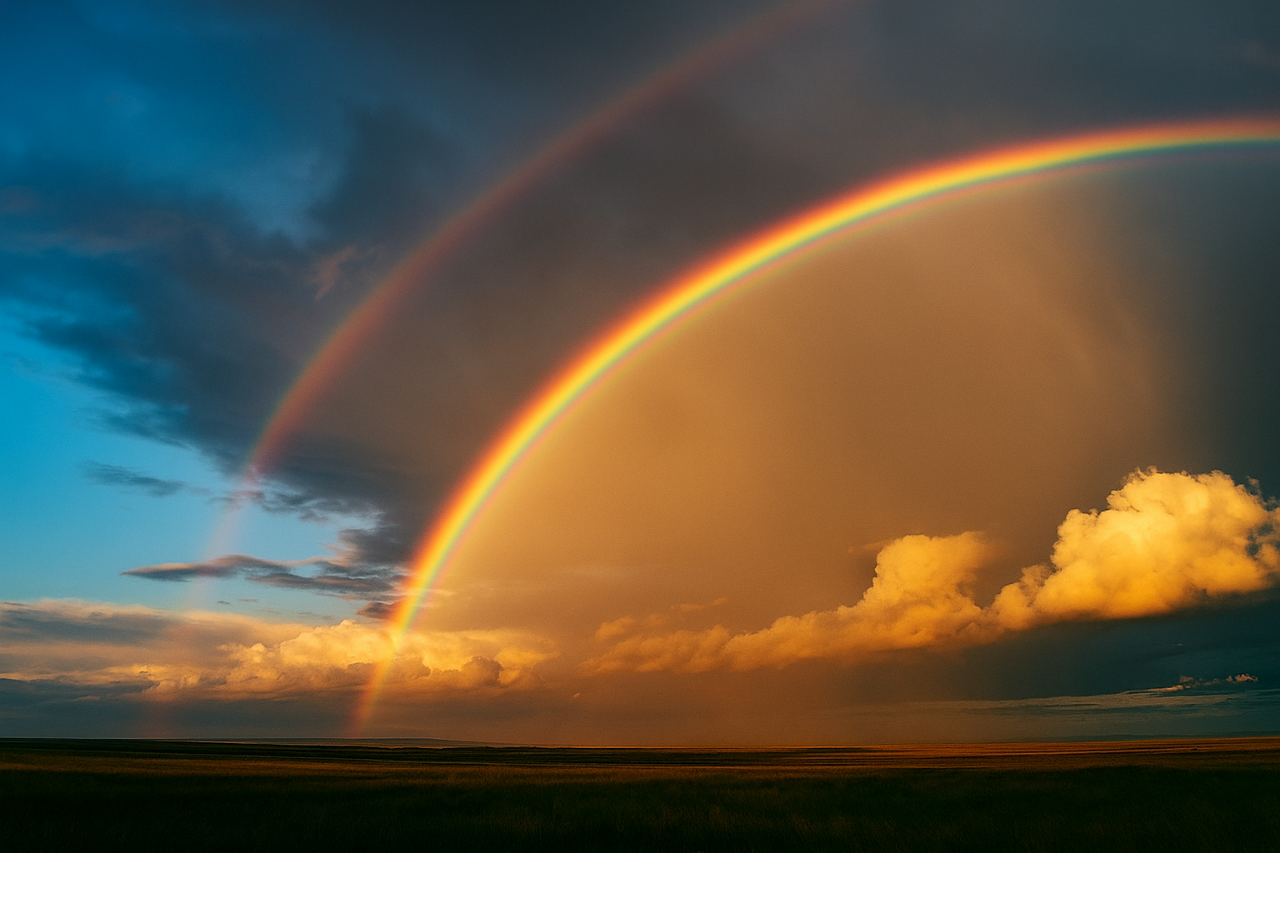
<file: index.html>
<!DOCTYPE html>
<html lang="en">

<head>
    <meta charset="UTF-8">
    <meta name="viewport" content="width=device-width, initial-scale=1.0">
    <title>Mausam</title>
    <link rel="stylesheet" href="style.css">
    <link rel="preconnect" href="https://fonts.googleapis.com">
    <link rel="preconnect" href="https://fonts.gstatic.com" crossorigin>
    <link href="https://fonts.googleapis.com/css2?family=Poppins:wght@300;400;500;600;700&display=swap"
        rel="stylesheet">
    <link rel="icon" type="image/png" href="images/home/logo.png">
</head>

<body>
    <div class="navbar search animate from-top" id="navLinks">
        <div class="logo">
            <img src="images/home/logo.png" alt="Logo">
            <span>MAUSAM</span>
        </div>
        <div class="navlinks1">
            <ul class="nav-links">
                <li><a href="index.html">HOME</a></li>
                <li><a href="connect.html">CONNECT</a></li>
                <li><a href="about.html">ABOUT</a></li>
                <li>
                    <div class="search " id="hide">
                        <div class="search-box">
                            <form id="homeSearchForm">
                                <input type="text" name="city" placeholder="Search City..." id="homeCity" required>
                                <button type="submit">
                                    <img src="images/home/Search.png" alt="Search">
                                </button>
                            </form>
                        </div>
                    </div>
                </li>
            </ul>
        </div>
    </div>
    <div class="search mobile-search animate from-top">
        <div class="search-box">
            <form id="homeSearchForm1">
                <input type="text" name="city" placeholder="Search City..." id="homeCity1" required>
                <button type="submit">
                    <img src="images/home/Search.png" alt="Search">
                </button>
            </form>
        </div>
    </div>
    <!-- Hamburger icon for mobile -->
    <nav>
        <div class="hamburger animate from-top">
            <span></span>
            <span></span>
            <span></span>
        </div>
    </nav>
    <main>
        <div class="hero-text animate from-bottom delay-3">
            <div class="t1">MAUSAM</div>
            <div class="t2">WEATHER</div>
            <div class="t4">We Bring Most Accurate Information To You</div>
        </div>

        <div class="fact-box animate from-left delay-1">
            <div class="fact-image">
                <img id="factImg" src="images/home/facts.png" alt="Fact Image">
            </div>
            <div class="fact-content">
                <h3 id="factNumber">01.</h3>
                <p id="factText">
                    The hottest temperature ever recorded on Earth was 56.7°C in Death Valley, USA (1913).
                </p>

                <div class="fact-controls">
                    <span class="dot active"></span>
                    <span class="dot"></span>
                    <span class="dot"></span>
                    <button class="arrow left" id="prevFact">←</button>
                    <button class="arrow right" id="nextFact">→</button>
                </div>
            </div>
        </div>

        <div class="connection search-connection animate from-right delay-2">
            <a href="https://github.com/Aman-1206" target="_blank">
                <img class="github" src="images/home/GitHub.png" alt="GitHub">
            </a>
            <a href="https://www.instagram.com/aman.cpp_?utm_source=ig_web_button_share_sheet&igsh=MWs0cmo4b2E5a202cA=="
                target="_blank">
                <img class="insta" src="images/home/Instagram.png" alt="Instagram">
            </a>
            <a href="#" target="_blank">
                <img class="twitter" src="images/home/X.png" alt="Twitter">
            </a>
        </div>
    </main>

    <script>

        // Search form submit handler
        document.getElementById('homeSearchForm').addEventListener('submit', function (e) {
            e.preventDefault();
            const city = document.getElementById('homeCity').value.trim();
            if (city) {
                window.location.href = 'search.html?city=' + encodeURIComponent(city);
            }
        });
        document.getElementById('homeSearchForm1').addEventListener('submit', function (e) {
            e.preventDefault();
            const city = document.getElementById('homeCity1').value.trim();
            if (city) {
                window.location.href = 'search.html?city=' + encodeURIComponent(city);
            }
        });
        // Facts box
        const facts = [
            {
                img: "images/home/facts.png",
                text: "The hottest temperature ever recorded on Earth was 56.7°C in Death Valley, USA (1913)."
            },
            {
                img: "images/home/fact2.png",
                text: "The coldest recorded temperature was −89.2°C in Vostok Station, Antarctica (1983)."
            },
            {
                img: "images/home/fact3.png",
                text: "Mount Everest grows about 4 millimeters higher every year due to tectonic activity."
            }
        ];

        let currentIndex = 0;
        const factImg = document.getElementById("factImg");
        const factText = document.getElementById("factText");
        const factNumber = document.getElementById("factNumber");
        const dots = document.querySelectorAll('.dot');

        function showFact(index) {
            const fact = facts[index];
            factImg.src = fact.img;
            factText.textContent = fact.text;
            factNumber.textContent = (index + 1).toString().padStart(2, '0') + ".";

        }

        // Initial display
        showFact(currentIndex);

        // Next fact button
        document.getElementById("nextFact").addEventListener("click", () => {
            currentIndex++;
            if (currentIndex >= facts.length) currentIndex = 0;
            showFact(currentIndex);
        });

        // Previous fact button
        document.getElementById("prevFact").addEventListener("click", () => {
            currentIndex--;
            if (currentIndex < 0) currentIndex = facts.length - 1;
            showFact(currentIndex);
        });


        // Auto-rotate facts every 5 seconds
        setInterval(() => {
            currentIndex++;
            if (currentIndex >= facts.length) currentIndex = 0;
            showFact(currentIndex);
        }, 5000);
        const hamburger = document.querySelector('.hamburger');
        const navlinks = document.querySelector('.navlinks1');
        const body = document.body;
        hamburger.addEventListener('click', () => {
            hamburger.classList.toggle('active');
            navlinks.classList.toggle('active');
            body.classList.toggle("menu-open"); // add/remove class on body
        })
        
    </script>
</body>

</html>
</file>
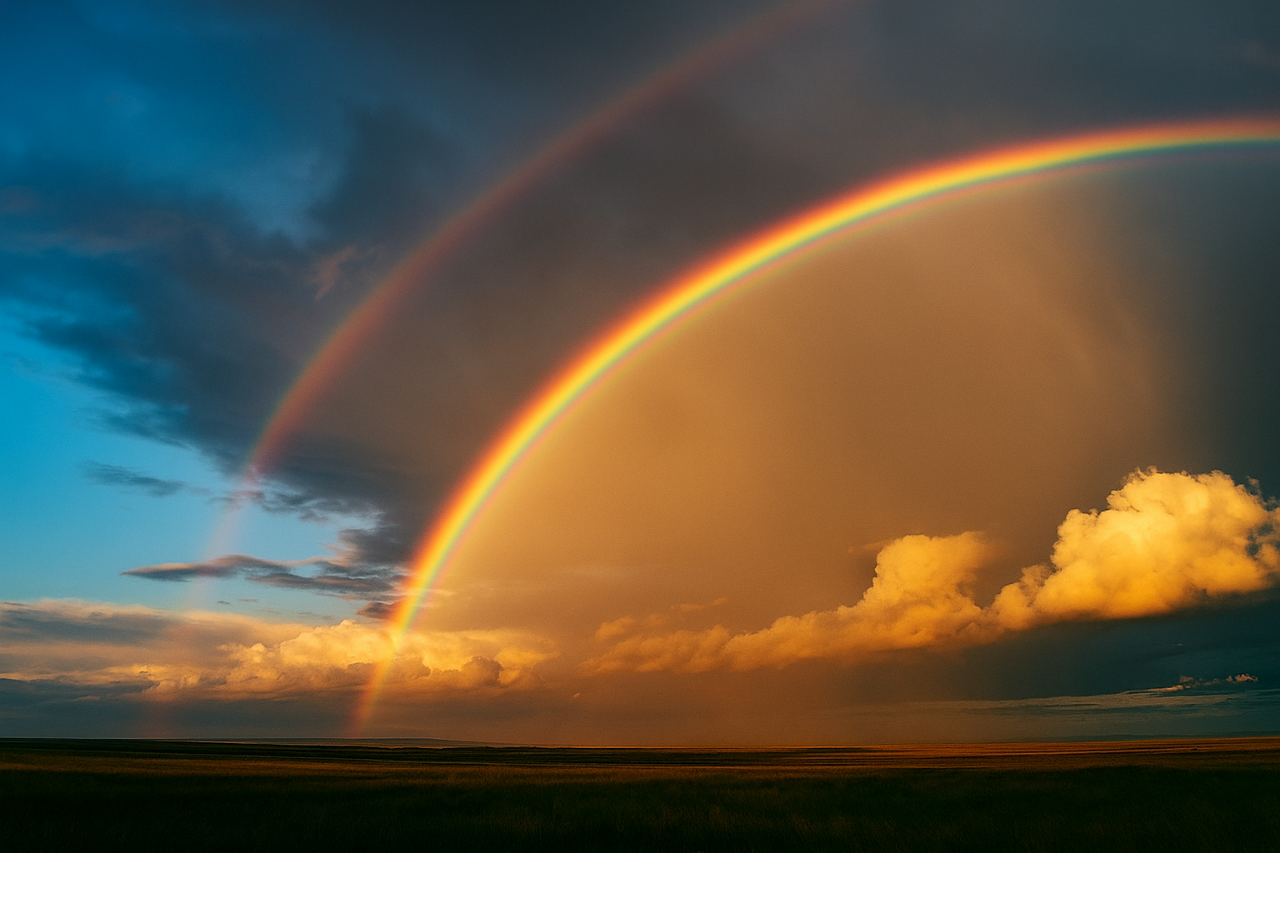
<file: about.html>
<!DOCTYPE html>
<html lang="en">

<head>
    <meta charset="UTF-8">
    <meta name="viewport" content="width=device-width, initial-scale=1.0">
    <title>Mausam</title>
    <link rel="stylesheet" href="style.css">
    <link rel="preconnect" href="https://fonts.googleapis.com">
    <link rel="preconnect" href="https://fonts.gstatic.com" crossorigin>
    <link href="https://fonts.googleapis.com/css2?family=Poppins:wght@300;400;500;600;700&display=swap"
        rel="stylesheet">
    <link rel="icon" type="image/png" href="images/home/logo.png">
</head>

<body>
    <div class="navbar search animate from-top" id="navLinks">
        <div class="logo">
            <img src="images/home/logo.png" alt="Logo">
            <span>MAUSAM</span>
        </div>
        <div class="navlinks1">
            <ul class="nav-links">
                <li><a href="index.html">HOME</a></li>
                <li><a href="connect.html">CONNECT</a></li>
                <li><a href="about.html">ABOUT</a></li>
                <li>
                    <div class="search " id="hide">
                        <div class="search-box">
                            <form id="homeSearchForm">
                                <input type="text" name="city" placeholder="Search City..." id="homeCity" required>
                                <button type="submit">
                                    <img src="images/home/Search.png" alt="Search">
                                </button>
                            </form>
                        </div>
                    </div>
                </li>
            </ul>
        </div>
    </div>
    <div class="search mobile-search animate from-top">
        <div class="search-box">
            <form id="homeSearchForm1">
                <input type="text" name="city" placeholder="Search City..." id="homeCity1" required>
                <button type="submit">
                    <img src="images/home/Search.png" alt="Search">
                </button>
            </form>
        </div>
    </div>
    <!-- Hamburger icon for mobile -->
    <nav>
        <div class="hamburger animate from-top">
            <span></span>
            <span></span>
            <span></span>
        </div>
    </nav>
    <main>
        <div class="hero-text-connect about animate from-bottom delay-3">
            <p class="main2">ABOUT</p>
            <ul>
                <li>
                    <div class="mission">
                        <img src="images/about/Goal.png">
                        <div class="mission-text">
                            <div>
                                <p class="big">Our Mission</p>
                            </div>
                            <div>
                                <p class="small">To bring accurate weather information to the public</p>
                            </div>
                        </div>
                    </div>
                </li>
                <li>
                    <div class="science">
                        <img src="images/about/science.png"></a>
                        <div class="science-text">
                            <div>
                                <p class="big">Our Science</p>
                            </div>
                            <div>
                                <p class="small">We use advanced metrological methods and Tecnologies</p>
                            </div>
                        </div>
                    </div>
                </li>
                <li>
                    <div class="team">
                        <img src="images/about/User Groups.png"></a>
                        <div class="team-text">
                            <div>
                                <p class="big">Our Team</p>
                            </div>
                            <div>
                                <p class="small">Our Team of experts are passionate about Weather</p>
                            </div>
                        </div>
                    </div>
                </li>
            </ul>
        </div>
        </div>
        <div class="connection search-connection animate from-right delay-2">
            <a href="https://github.com/Aman-1206" target="_blank"><img class="github"
                    src="images/home/GitHub.png"></img></a>
            <a href="https://www.instagram.com/aman.cpp_?utm_source=ig_web_button_share_sheet&igsh=MWs0cmo4b2E5a202cA=="
                target="_blank"><img class="insta" src="images/home/Instagram.png"></img></a>
            <a href="#"><img class="twitter" src="images/home/X.png" target="_blank"></img></a>
        </div>

    </main>
    <script>
         // Search form submit handler
        document.getElementById('homeSearchForm').addEventListener('submit', function (e) {
            e.preventDefault();
            const city = document.getElementById('homeCity').value.trim();
            if (city) {
                window.location.href = 'search.html?city=' + encodeURIComponent(city);
            }
        });
        document.getElementById('homeSearchForm1').addEventListener('submit', function (e) {
            e.preventDefault();
            const city = document.getElementById('homeCity1').value.trim();
            if (city) {
                window.location.href = 'search.html?city=' + encodeURIComponent(city);
            }
        });
        const hamburger = document.querySelector('.hamburger');
        const navlinks = document.querySelector('.navlinks1');
        const body = document.body;
        hamburger.addEventListener('click', () => {
            hamburger.classList.toggle('active');
            navlinks.classList.toggle('active');
            body.classList.toggle("menu-open");
        })
    </script>
</body>

</html>
</file>
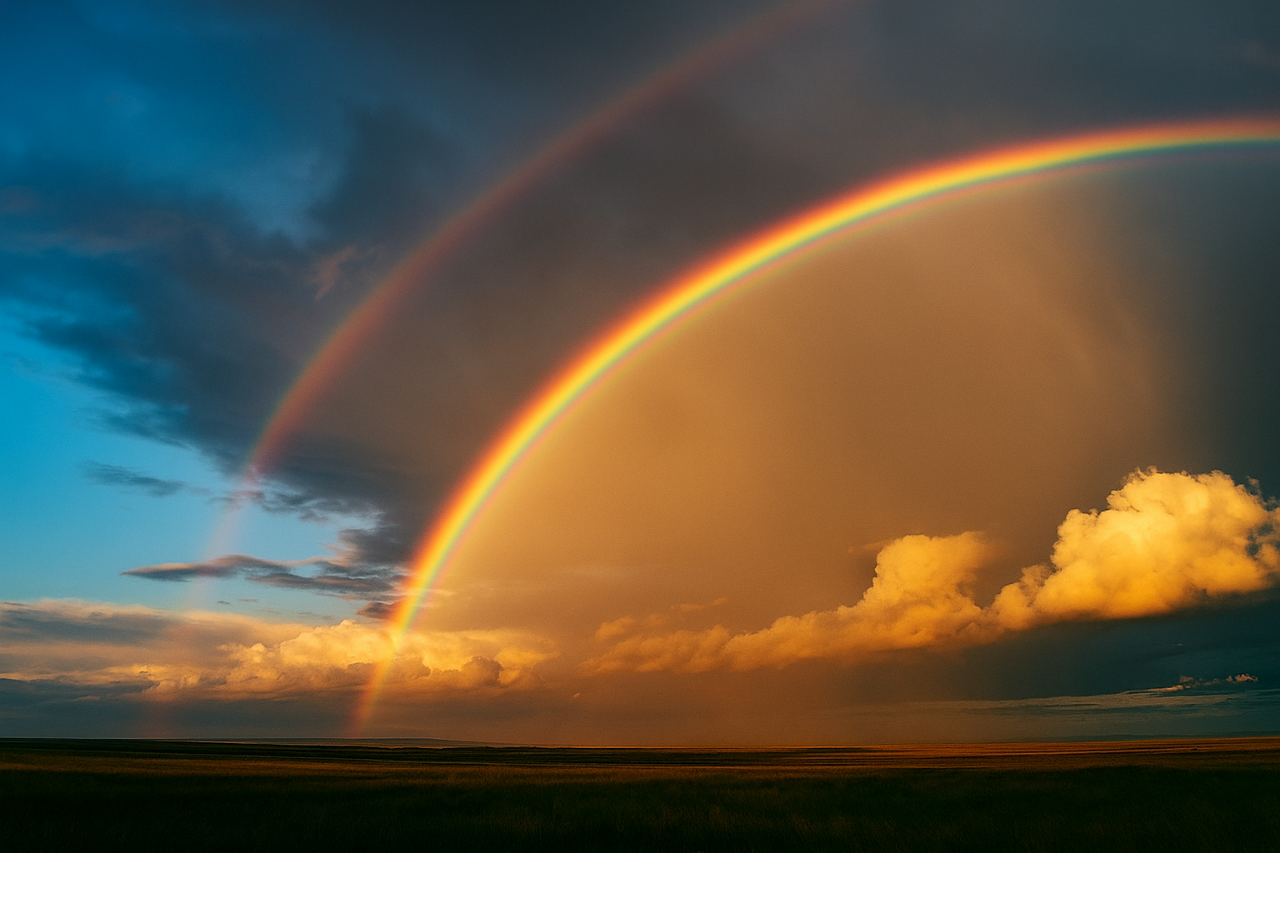
<file: connect.html>
<!DOCTYPE html>
<html lang="en">

<head>
    <meta charset="UTF-8">
    <meta name="viewport" content="width=device-width, initial-scale=1.0">
    <title>Mausam</title>
    <link rel="stylesheet" href="style.css">
    <link rel="preconnect" href="https://fonts.googleapis.com">
    <link rel="preconnect" href="https://fonts.gstatic.com" crossorigin>
    <link href="https://fonts.googleapis.com/css2?family=Poppins:wght@300;400;500;600;700&display=swap"
        rel="stylesheet">
    <link rel="icon" type="image/png" href="images/home/logo.png">
</head>

<body>
    <div class="navbar search animate from-top" id="navLinks">
        <div class="logo">
            <img src="images/home/logo.png" alt="Logo">
            <span>MAUSAM</span>
        </div>
        <div class="navlinks1">
            <ul class="nav-links">
                <li><a href="index.html">HOME</a></li>
                <li><a href="connect.html">CONNECT</a></li>
                <li><a href="about.html">ABOUT</a></li>
                <li>
                    <div class="search" id="hide">
                        <div class="search-box">
                            <form id="homeSearchForm">
                                <input type="text" name="city" placeholder="Search City..." id="homeCity" required>
                                <button type="submit" class="searBtn">
                                    <img src="images/home/Search.png" alt="Search">
                                </button>
                            </form>
                        </div>
                    </div>
                </li>
            </ul>
        </div>
    </div>
    <div class="search mobile-search animate from-top">
        <div class="search-box">
            <form id="homeSearchForm1">
                <input type="text" name="city" placeholder="Search City..." id="homeCity1" required>
                <button type="submit" class="searBtn">
                    <img src="images/home/Search.png" alt="Search">
                </button>
            </form>
        </div>
    </div>
    <!-- Hamburger icon for mobile -->
    <nav>
        <div class="hamburger animate from-top">
            <span></span>
            <span></span>
            <span></span>
        </div>
    </nav>
    <main>
        <div class="hero-text-connect animate from-bottom delay-3">
            <p class="main">LET'S CONNECT</p>
            <ul>
                <li>
                    <div class="email">
                        <a href="#"><img src="images/connect/Email.png"></a>
                        <p>Email</p>
                    </div>
                </li>
                <li>
                    <div class="github">
                        <a href="https://github.com/Aman-1206"><img src="images/connect/GitHub.png"></a>
                        <p>Github</p>
                    </div>
                </li>
                <li>
                    <div class="insta">
                        <a
                            href="https://www.instagram.com/aman.cpp_?utm_source=ig_web_button_share_sheet&igsh=MWs0cmo4b2E5a202cA=="><img
                                src="images/connect/Instagram.png"></a>
                        <p>Instagram</p>
                    </div>
                </li>
                <li>
                    <div class="discord">
                        <a href="https://discord.gg/pjCmTjk5Wk"><img src="images/connect/Discord.png"></a>
                        <p>Discord</p>
                    </div>
                </li>
            </ul>
        </div>
        </div>
        <div class="connection search-connection animate from-right delay-2">
            <a href="https://github.com/Aman-1206" target="_blank"><img class="github"
                    src="images/home/GitHub.png"></img></a>
            <a href="https://www.instagram.com/aman.cpp_?utm_source=ig_web_button_share_sheet&igsh=MWs0cmo4b2E5a202cA=="
                target="_blank"><img class="insta" src="images/home/Instagram.png"></img></a>
            <a href="#"><img class="twitter" src="images/home/X.png" target="_blank"></img></a>
        </div>

    </main>
    <script>

        const hamburger = document.querySelector('.hamburger');
        const navlinks = document.querySelector('.navlinks1');
        const body = document.body;
        hamburger.addEventListener('click', () => {
            hamburger.classList.toggle('active');
            navlinks.classList.toggle('active');
            body.classList.toggle("menu-open");
        })
        document.getElementById('homeSearchForm').addEventListener('submit', function (e) {
            e.preventDefault();
            const city = document.getElementById('homeCity').value.trim();
            if (city) {
                window.location.href = 'search.html?city=' + encodeURIComponent(city);
            }
        });
        document.getElementById('homeSearchForm1').addEventListener('submit', function (e) {
            e.preventDefault();
            const city = document.getElementById('homeCity1').value.trim();
            if (city) {
                window.location.href = 'search.html?city=' + encodeURIComponent(city);
            }
        });

    </script>
</body>

</html>
</file>
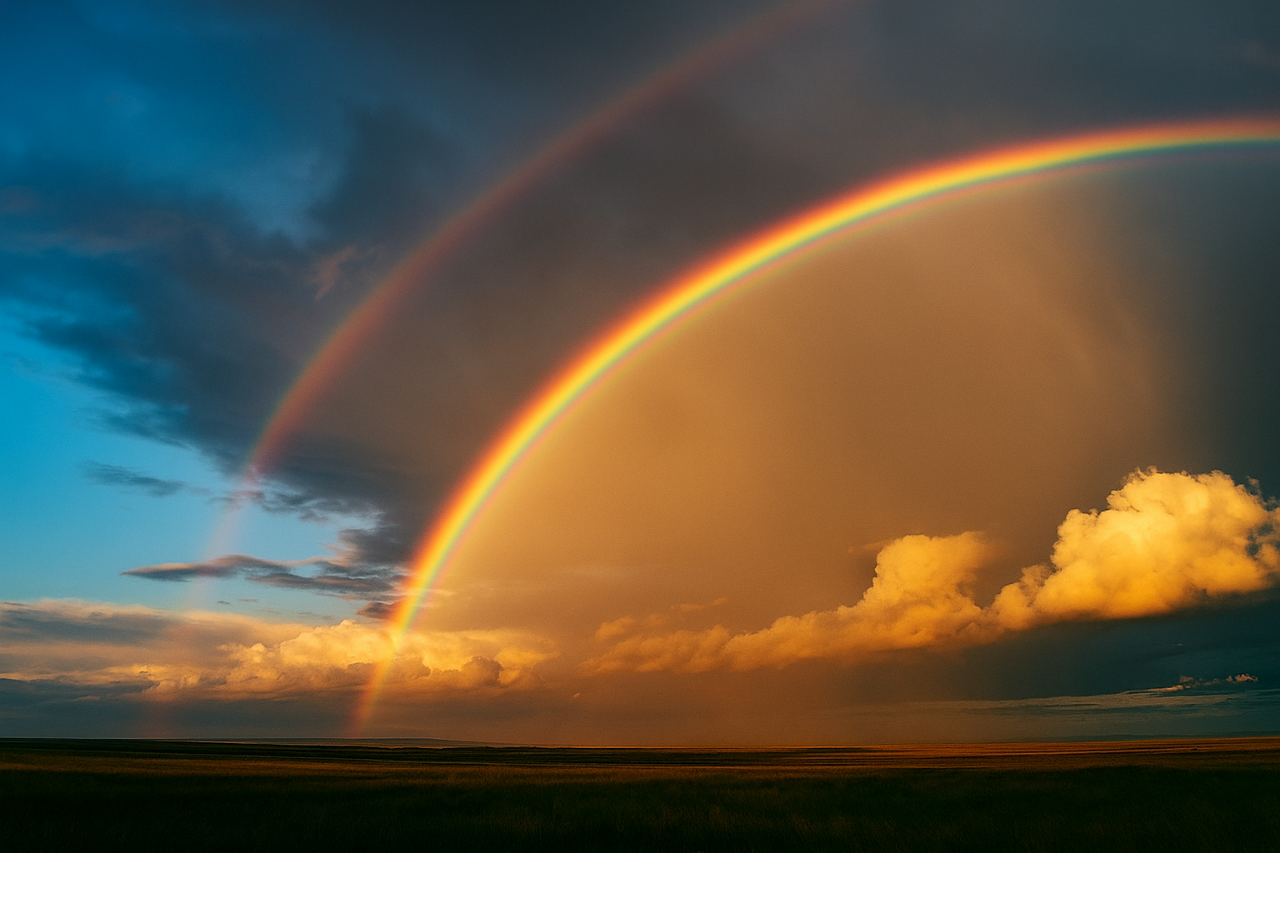
<file: search.html>
<!DOCTYPE html>
<html lang="en">

<head>
    <meta charset="UTF-8">
    <meta name="viewport" content="width=device-width, initial-scale=1.0">
    <title>Mausam</title>
    <link rel="stylesheet" href="style.css">
    <link rel="preconnect" href="https://fonts.googleapis.com">
    <link rel="preconnect" href="https://fonts.gstatic.com" crossorigin>
    <link href="https://fonts.googleapis.com/css2?family=Poppins:wght@300;400;500;600;700&display=swap"
        rel="stylesheet">
    <link rel="icon" type="image/png" href="images/home/logo.png">
</head>

<body>
    <div class="navbar search animate from-top" id="navLinks">
        <div class="logo">
            <img src="images/home/logo.png" alt="Logo">
            <span>MAUSAM</span>
        </div>
        <div class="navlinks1">
            <ul class="nav-links">
                <li><a href="index.html">HOME</a></li>
                <li><a href="connect.html">CONNECT</a></li>
                <li><a href="about.html">ABOUT</a></li>
                <li>
                    <div class="search" id="hide">
                        <div class="search-box">
                            <form id="homeSearchForm">
                                <input type="text" name="city" placeholder="Search City..." id="homeCity" required>
                                <button type="submit" class="searBtn">
                                    <img src="images/home/Search.png" alt="Search">
                                </button>
                            </form>
                        </div>
                    </div>
                </li>
            </ul>
        </div>
    </div>
    <div class="search mobile-search animate from-top">
        <div class="search-box">
            <form id="homeSearchForm1">
                <input type="text" name="city" placeholder="Search City..." id="homeCity1" required>
                <button type="submit" class="searBtn">
                    <img src="images/home/Search.png" alt="Search">
                </button>
            </form>
        </div>
    </div>
    <!-- Hamburger icon for mobile -->
    <nav>
        <div class="hamburger animate from-top">
            <span></span>
            <span></span>
            <span></span>
        </div>
    </nav>
    <main>
        <div class="main-text2 squeeze-out animate">
            <p class="name">DELHI, INDIA</p>
            <p class="p2">Current Weather & Forecast</p>
        </div>
        <div class="connection search-connection animate from-right delay-2">
            <a href="https://github.com/Aman-1206" target="_blank"><img class="github"
                    src="images/home/GitHub.png"></img></a>
            <a href="https://www.instagram.com/aman.cpp_?utm_source=ig_web_button_share_sheet&igsh=MWs0cmo4b2E5a202cA=="
                target="_blank"><img class="insta" src="images/home/Instagram.png"></img></a>
            <a href="#"><img class="twitter" src="images/home/X.png" target="_blank"></img></a>
        </div>
        <div class="main-weather animate from-bottom delay-3">
            <div class="temp-wrapper">
                <div class="temp">
                    <img src="images/search/Sun.png">
                    <p class="temperature">24°C</p>
                </div>
            </div>

            <div class="main-weather-mid">
                <div class="status">
                    <img src="images/search/Sun2.png">
                    <p class="stats">Sunny</p>
                </div>
                <div class="humidity">
                    <img src="images/search/drop.png">
                    <p class="humid">68%</p>
                </div>
            </div><br>
            <div class="main-weather-bottom">
                <div class="feels">
                    <img src="images/search/Temperature.png">
                    <div class="like">
                        <pre>Feels Like</pre>
                        <p class="feels-like">29°C</p>
                    </div>
                </div>
                <div class="wind">
                    <img src="images/search/Wind.png">
                    <p class="windspeed">12km/h</p>
                </div>
            </div>
        </div>

    </main>

    <script src="script.js"></script>
    <script>
        const params = new URLSearchParams(window.location.search);
        const city = params.get('city');

        if (city) {
            checkWeather(city);      // load what the user typed
        } else {
            checkWeather("Delhi");   // fallback default only if no query string
        }
        // Add this script to search.html, about.html, and connect.html
        function toggleMenu() {
            const navLinks = document.querySelector('.navbar2');
            const hamburger = document.getElementById('hamburger');

            navLinks.classList.toggle('active');
            hamburger.innerHTML = navLinks.classList.contains('active') ? '✕' : '☰';
        }
        const hamburger = document.querySelector('.hamburger');
        const navlinks = document.querySelector('.navlinks1');
        const body = document.body;
        hamburger.addEventListener('click', () => {
            hamburger.classList.toggle('active');
            navlinks.classList.toggle('active');
            body.classList.toggle("menu-open");
        })
        document.getElementById('homeSearchForm').addEventListener('submit', function (e) {
            e.preventDefault();
            const city = document.getElementById('homeCity').value.trim();
            if (city) {
                window.location.href = 'search.html?city=' + encodeURIComponent(city);
            }
        });
        document.getElementById('homeSearchForm1').addEventListener('submit', function (e) {
            e.preventDefault();
            const city = document.getElementById('homeCity1').value.trim();
            if (city) {
                window.location.href = 'search.html?city=' + encodeURIComponent(city);
            }
        });

        searchBox.addEventListener("keydown", (e) => {
            if (e.key === "Enter") {
                e.preventDefault(); // stop form submit
                checkWeather(searchBox.value.trim());
            }
        });
    </script>


</body>

</html>
</file>
<file: style.css>
* {
    padding: 0;
    margin: 0;
    box-sizing: border-box;
    font-family: 'Poppins', sans-serif;
}

body {
    background-image: url("images/home/back.png");
    background-size: cover;
    background-repeat: no-repeat;
}

.navbar {
    height: 55px;
    width: 100%;
    margin: 0 40px;
    border-radius: 50px;
    background: rgba(255, 255, 255, 0);
    backdrop-filter: blur(10px);
    margin: 20px auto;
    display: flex;
    align-items: center;
    justify-content: space-between;
    padding: 0 40px;
}

.logo {
    display: flex;
    align-items: center;
}

.logo img {
    height: 40px;
    width: auto;
    display: block;
    margin-right: 10px;
}

.logo span {
    font-size: 24px;
    font-weight: 600;
    color: white;
}

.nav-links {
    display: flex;
    align-items: center;
    list-style: none;
    gap: 40px;
}

.nav-links a {
    color: white;
    text-decoration: none;
    font-weight: 500;
    transition: color 0.3s ease;
}

.nav-links a:hover {
    color: #ddd;
}

.search {
    background-color: rgba(255, 255, 255, 0.6);
    border-radius: 50px;
    padding: 2px 10px;
    box-shadow: 0 4px 15px rgba(0, 0, 0, 0.3);
}

.navbar .search {
    position: static;
    width: auto;
    margin-left: 1rem;
    /* stays inside navbar */
}


.search-box {
    display: flex;
    align-items: center;
    /* makes input + button perfectly aligned */
    justify-content: center;
    height: 40px;
    /* increased height for better balance */
    padding: 5px 15px;
    border-radius: 50px;
}

.search-box input {
    border: none;
    background: transparent;
    outline: none;
    padding: 5px 10px;
    font-size: 14px;
}

.search-box button img {
    height: 22px;
    width: 22px;
    margin: 0;
    vertical-align: middle;
    /* centers icon with input text */
}


.search-box button {
    background: none;
    border: none;
    cursor: pointer;
}

.hero-text {
    display: flex;
    flex-direction: column;
    align-items: center;
}

.hero-text .t1 {
    font-size: 128px;
    font-weight: 700;
    color: white;
    justify-content: center;
    margin-top: 90px;
}

.hero-text .t2 {
    font-size: 128px;
    font-weight: 700;
    color: white;
    justify-content: center;
    line-height: 0.5;
    letter-spacing: 15px;
}

.hero-text .t4 {
    font-size: 30px;
    font-weight: 400;
    color: white;
    justify-content: center;
    margin-top: 40px;
}

.fact-box {
    width: 400px;
    padding: 20px;
    border-radius: 20px;
    background: rgba(255, 255, 255, 0.1);
    backdrop-filter: blur(15px);
    box-shadow: 0 4px 12px rgba(0, 0, 0, 0.3);
    color: white;
    position: relative;
    display: flex;
    margin-top: 30px;
    margin-left: 20px;
}

.fact-image img {
    width: 140px;
    height: 160px;
    border-radius: 15px;
}

.fact-content {
    display: flex;
    flex-direction: column;
    justify-content: space-between;
    /* pushes controls to bottom */
    height: 100%;
    /* make it stretch */
    margin-left: 10px;
}

.fact-controls {
    margin-top: auto;
    /* forces it down */
}


.fact-controls .dot {
    width: 10px;
    height: 10px;
    background: white;
    border-radius: 50%;
    opacity: 0.5;
    cursor: pointer;
}

.fact-controls .dot.active {
    background: limegreen;
    opacity: 1;
}

.fact-controls button {
    background: none;
    border: none;
    font-size: 20px;
    color: white;
    cursor: pointer;
}

.connection {
    height: 60px;
    width: 300px;
    background-color: white;
    border-radius: 40px;
    position: fixed;
    bottom: 20px;
    right: 20px;
    display: flex;
    align-items: center;
    justify-content: center;
    gap: 32px;
}

.navbar2 {
    height: 55px;
    width: 100%;
    margin: 0 40px;
    border-radius: 50px;
    background: rgba(255, 255, 255, 0);
    backdrop-filter: blur(10px);
    margin: 20px auto;
    display: flex;
    align-items: center;
    justify-content: space-between;
    padding: 0 40px;
}

.search-connection {
    width: 250px;
    height: 50px;
}

.search-connection a img {
    width: 50px;
    height: 40px;
}

.main-text2 {
    display: flex;
    flex-direction: column;
    align-items: center;
    justify-content: center;
    margin-top: 50px;
}

.main-text2 p {
    font-size: 96px;
    font-weight: 500;
    color: white;
}

.main-text2 .p2 {
    font-size: 40px;
    line-height: 0.5;
}

.main-weather {
    width: 600px;
    height: 340px;
    padding: 20px;
    border-radius: 20px;
    background: rgba(255, 255, 255, 0.1);
    backdrop-filter: blur(15px);
    box-shadow: 0 4px 12px rgba(0, 0, 0, 0.3);
    color: white;
    display: flex;
    flex-direction: column;
    margin: 40px auto 0;
    position: relative;
    box-sizing: border-box;
}

.temp-wrapper {
    display: flex;
    justify-content: center;
    align-items: center;
    margin-bottom: 20px;
}

.temp {
    display: flex;
    justify-content: center;
    align-items: center;
    gap: 15px;
}

.temp img {
    width: 80px;
    height: 80px;
    object-fit: contain;
}

.temp p {
    color: white;
    font-size: 60px;
    font-weight: 500;
    margin: 0;
}

.main-weather-mid {
    display: flex;
    justify-content: space-between;
    align-items: center;
    margin-bottom: 30px;
    padding: 0 20px;
}

.main-weather-bottom {
    display: flex;
    justify-content: space-between;
    align-items: center;
    padding: 0 20px;
}

.status {
    display: flex;
    justify-content: center;
    align-items: center;
    gap: 10px;
}

.status img {
    width: 74px;
    height: 60px;
    object-fit: contain;
}

.status p {
    font-size: 24px;
    font-weight: 400;
    margin: 0;
}

.humidity {
    display: flex;
    align-items: center;
    gap: 10px;
}

.humidity img {
    width: 57px;
    height: 52px;
    object-fit: contain;
}

.humidity p {
    font-size: 24px;
    font-weight: 400;
    margin: 0;
}

.feels {
    display: flex;
    align-items: center;
    gap: 10px;
}

.feels img {
    width: 63px;
    height: 63px;
    object-fit: contain;
}

.feels p {
    font-size: 24px;
    font-weight: 400;
    margin: 0;
}

.wind {
    display: flex;
    align-items: center;
    gap: 10px;
}

.wind img {
    width: 57px;
    height: 63px;
    object-fit: contain;
}

.wind p {
    font-size: 24px;
    font-weight: 400;
    margin: 0;
}

.like {
    display: flex;
    flex-direction: column;
    gap: 2px;
}

.like pre {
    font-size: 14px;
    margin: 0;
    white-space: nowrap;
}

.like p {
    margin: 0;
}

.hero-text-connect {
    width: 600px;
    height: 500px;
    padding: 20px;
    border-radius: 20px;
    background: rgba(255, 255, 255, 0.1);
    backdrop-filter: blur(15px);
    box-shadow: 0 4px 12px rgba(0, 0, 0, 0.3);
    color: white;
    /* position: relative; */
    display: flex;
    flex-direction: column;
    margin-top: 90px;
    /* margin-left: 20px; */
    align-items: center;
    justify-content: center;
    margin: auto;
    margin-top: 40px;

}

.hero-text-connect .main {
    font-size: 64px;
    font-weight: 500;
}

.hero-text-connect ul img {
    height: 78px;
    width: 78px;
}

.hero-text-connect ul {
    list-style-type: none;
}

.email {
    display: flex;
    align-items: center;
}

.email p {
    font-size: 36px;
    font-weight: 400;
    margin-left: 60px;
}

.insta {
    display: flex;
    align-items: center;
}

.insta p {
    font-size: 36px;
    font-weight: 400;
    margin-left: 60px;
}

.github {
    display: flex;
    align-items: center;
}

.github p {
    font-size: 36px;
    font-weight: 400;
    margin-left: 60px;
}

.discord {
    display: flex;
    align-items: center;
}

.discord p {
    font-size: 36px;
    font-weight: 400;
    margin-left: 60px;
}

.main2 {
    font-size: 64px;
    font-weight: 500;
}

.mission {
    display: flex;
    align-items: center;
    padding: 20px;
}

.science {
    display: flex;
    align-items: center;
    padding: 20px;
}

.team {
    display: flex;
    align-items: center;
    padding: 20px;
}

.main-text2 p {
    word-wrap: break-word;
}

.big {
    font-size: 28px;
    font-weight: 500;
    margin-left: 100px;

}

.small {
    margin-left: 20px;
}

.mobile-search {
    display: none;
}

@media screen and(orientation: landscape) {
    .connection {
        display: none;
    }
}

@media(max-width:768px) {
    .nav-links {
        display: block;
        position: absolute;
        left: 135px;
        top: 144px;
    }

    #hide {
        display: none;
    }

    .navlinks1 {
        display: block;
        background-color: rgba(0, 0, 0, 0.836);
        height: 100vh;
        width: 100%;
        max-width: 450px;
        position: fixed;
        top: 0;
        right: -450px;
        flex-direction: column;
        justify-content: center;
        align-items: center;
        text-align: center;
        font-size: 4rem;
        transition: .4s ease;
        position: absolute;
        top: -21px;
    }

    .navlinks1 ul li {
        color: black;
        font-size: 25px;
    }

    .nav-links li a {
        margin-bottom: 10px;
    }

    .navlinks1.active {
        right: 0;
        margin-top: -14px;
    }

    nav {
        padding: 1rem;
        display: flex;
        background-color: rgba(0, 0, 0, 0);
    }

    /* --- HAMBURGER --- */
    .hamburger {
        height: 50px;
        width: 50px;
        margin-left: auto;
        /* remove top:-131px so it doesn't jump */
        display: flex;
        flex-direction: column;
        justify-content: space-around;
        align-items: center;
        cursor: pointer;
        z-index: 1000;
        position: absolute;
        right: 24px;
        top: 24px;
    }

    body.menu-open .mobile-search,
    body.menu-open .fact-box,
    body.menu-open .connection {
        display: none;
    }

    body.menu-open .hero-text-connect {
        display: none;
    }

    body.menu-open .main-weather {
        display: none;
    }
    body.menu-open .hero-text{
        display: none;
    }
    body.menu-open .main-text2{
        display: none;
    }

    .hero-text-connect {
        width: 90%
    }

    .hero-text-connect .main {
        font-size: 41px;
    }

    .hero-text-connect ul img {
        height: 63px;
        width: 63px;
    }

    .about {
        width: 90%;
        position: absolute;
        top: 180px;
        right: 18px;
    }

    .main2 {
        font-size: 64px;
        font-weight: 500;
        position: absolute;
        top: 20px;
    }

    .mission {
        display: flex;
        align-items: center;
        padding: 6px;
        position: absolute;
        top: 100px;
        left: 29px;
    }

    .science {
        display: flex;
        align-items: center;
        padding: 20px;
        position: absolute;
        top: 179px;
    }

    .team {
        display: flex;
        align-items: center;
        padding: 20px;
        margin-top: 263px;
    }

    .big {
        font-size: 30px;
        font-weight: 500;
        margin-left: -22px;
        text-align: center;
    }

    .hamburger span {
        height: 5px;
        width: 100%;
        background-color: rgba(255, 255, 255, 0.788);
        border-radius: 25px;
        transition: .4s ease;
    }

    /* animate to X */
    .hamburger.active span:nth-child(1) {
        transform: rotate(45deg) translate(5px, 6px);
    }

    .hamburger.active span:nth-child(2) {
        opacity: 0;
    }

    .hamburger.active span:nth-child(3) {
        transform: rotate(-45deg) translate(16px, -16px);
    }


    html,
    body {
        max-width: 100%;
        overflow-x: hidden;
        /* hides horizontal scroll */
    }

    .logo {
        display: flex;
        align-items: center;
        justify-content: center;
        margin: auto;
    }

    .mobile-search {
        display: block;
        display: flex;
        width: 60%;
        margin: auto;
        position: relative;
        z-index: 0;
    }

    .mobile-search input {
        font-size: 15px;
        margin-top: 20px;
    }

    .mobile-search button img {
        height: 2rem;
        width: 2rem;
        position: absolute;
        right: 10px;
        top: 10px;
        display: flex;
        align-items: center;
        justify-content: center;
    }

    .hero-text .t1 {
        font-size: 60px;
        margin: 70px 0 auto;
    }

    .hero-text .t2 {
        font-size: 40px;
        margin: auto;
        letter-spacing: 25px;
    }

    .hero-text .t4 {
        font-size: 15px;
        margin-top: 20px;
    }

    .fact-box {
        width: 80%;
        height: auto;
        margin: auto;
    }

    body {
        margin: 0;
        padding: 0;
        height: 100vh;
        background-image: url('images/home/back.png');
        background-size: cover;
        background-position: center;
        background-repeat: no-repeat;
    }

    .main-text2 p {
        font-size: 30px;
        width: 80%;
        text-align: center;
    }

    .main-text2 .p2 {
        font-size: 16px;
        font-weight: 400;
    }

    #homeCity1 {
        margin-bottom: 15px;
        width: 120px;
    }

    /* Tablet styles */
    @media screen and (max-width: 768px) {
        .main-weather {
            width: 90%;
            max-width: 500px;
            height: auto;
            padding: 20px 15px;
            margin: 30px auto 0;
        }

        .temp img {
            width: 70px;
            height: 70px;
        }

        .temp p {
            font-size: 50px;
        }

        .status img {
            width: 60px;
            height: 50px;
        }

        .status p,
        .humidity p,
        .feels p,
        .wind p {
            font-size: 20px;
        }

        .feels img {
            width: 50px;
            height: 50px;
        }

        .humidity img,
        .wind img {
            width: 45px;
            height: 45px;
        }

        .main-weather-mid,
        .main-weather-bottom {
            padding: 0 10px;
        }
    }

    /* Small tablet / Large mobile */
    @media screen and (max-width: 640px) {
        .main-weather {
            width: 95%;
            padding: 15px;
            border-radius: 15px;
        }

        .temp-wrapper {
            margin-bottom: 15px;
        }

        .temp img {
            width: 60px;
            height: 60px;
        }

        .temp p {
            font-size: 42px;
        }

        .main-weather-mid {
            margin-bottom: 25px;
        }

        .status img {
            width: 50px;
            height: 42px;
        }

        .status p,
        .humidity p,
        .feels p,
        .wind p {
            font-size: 18px;
        }

        .feels img {
            width: 42px;
            height: 42px;
        }

        .humidity img,
        .wind img {
            width: 38px;
            height: 38px;
        }

        .like pre {
            font-size: 12px;
        }
    }

    /* Mobile styles */
    @media screen and (max-width: 480px) {
        .main-weather {
            width: 95%;
            height: auto;
            padding: 15px 10px;
            margin: 20px auto 0;
        }

        .temp {
            gap: 10px;
        }

        .temp img {
            width: 50px;
            height: 50px;
        }

        .temp p {
            font-size: 36px;
        }

        .main-weather-mid,
        .main-weather-bottom {
            flex-direction: column;
            gap: 15px;
            padding: 0 5px;
        }

        .main-weather-mid {
            margin-bottom: 20px;
        }

        .status,
        .humidity,
        .feels,
        .wind {
            justify-content: center;
            gap: 8px;
        }

        .status img {
            width: 45px;
            height: 38px;
        }

        .status p,
        .humidity p,
        .feels p,
        .wind p {
            font-size: 16px;
        }

        .feels img {
            width: 38px;
            height: 38px;
        }

        .humidity img,
        .wind img {
            width: 35px;
            height: 35px;
        }

        .like {
            text-align: center;
        }

        .like pre {
            font-size: 11px;
        }
    }

    /* Extra small mobile */
    @media screen and (max-width: 360px) {
        .main-weather {
            width: 98%;
            padding: 12px 8px;
            border-radius: 12px;
        }

        .temp img {
            width: 45px;
            height: 45px;
        }

        .temp p {
            font-size: 32px;
        }

        .status img {
            width: 40px;
            height: 34px;
        }

        .status p,
        .humidity p,
        .feels p,
        .wind p {
            font-size: 15px;
        }

        .feels img {
            width: 35px;
            height: 35px;
        }

        .humidity img,
        .wind img {
            width: 32px;
            height: 32px;
        }

        .main-weather-mid,
        .main-weather-bottom {
            gap: 12px;
        }

        .like pre {
            font-size: 10px;
        }
    }

    /* Large screens */
    @media screen and (min-width: 1200px) {
        .main-weather {
            width: 650px;
            height: 360px;
            padding: 25px;
        }

        .temp img {
            width: 90px;
            height: 90px;
        }

        .temp p {
            font-size: 65px;
        }

        .status img {
            width: 80px;
            height: 65px;
        }

        .status p,
        .humidity p,
        .feels p,
        .wind p {
            font-size: 26px;
        }

        .feels img {
            width: 68px;
            height: 68px;
        }

        .humidity img,
        .wind img {
            width: 60px;
            height: 60px;
        }
    }

    /* Landscape orientation for mobile */
    @media screen and (max-width: 768px) and (orientation: landscape) {
        .main-weather {
            width: 90%;
            max-width: 600px;
            height: auto;
            padding: 15px;
        }

        .main-weather-mid,
        .main-weather-bottom {
            flex-direction: row;
            justify-content: space-around;
        }

        .temp p {
            font-size: 38px;
        }

        .connection {
            display: none;
        }
    }
}

/* animations */
/* === HIDE BY DEFAULT === */
.from-top,
.from-left,
.from-right,
.from-bottom {
    opacity: 0;
    /* invisible before animation */
    /* visibility: hidden; */
    /* no click */
}

/* === ANIMATION KEYFRAMES === */
@keyframes fromTop {
    0% {
        opacity: 0;
        transform: translateY(-50px);
    }

    100% {
        opacity: 1;
        transform: translateY(0);
    }
}

@keyframes fromLeft {
    0% {
        opacity: 0;
        transform: translateX(-50px);
    }

    100% {
        opacity: 1;
        transform: translateX(0);
    }
}

@keyframes fromRight {
    0% {
        opacity: 0;
        transform: translateX(50px);
    }

    100% {
        opacity: 1;
        transform: translateX(0);
    }
}

@keyframes fromBottom {
    0% {
        opacity: 0;
        transform: translateY(50px);
    }

    100% {
        opacity: 1;
        transform: translateY(0);
    }
}

/* === CLASSES YOU APPLY TO ELEMENTS === */
/* Just put class="from-top" etc. on any element */

.from-top {
    animation: fromTop 0.8s ease-out forwards;
}

.from-left {
    animation: fromLeft 0.8s ease-out forwards;
}

.from-right {
    animation: fromRight 0.8s ease-out forwards;
}

.from-bottom {
    animation: fromBottom 0.8s ease-out forwards;
}


/* Optional: add delay classes if you want staggered animations */
.delay-1 {
    animation-delay: 0.2s;
}

.delay-2 {
    animation-delay: 0.4s;
}

.delay-3 {
    animation-delay: 0.6s;
}
/* start squashed + hidden */
.squeeze-out {
  opacity: 0;
  visibility: hidden;
  transform: scaleY(0.1);
}

/* keyframes for the effect */
@keyframes squeezeOut {
  0% {
    opacity: 0;
    transform: scaleY(0.1);
  }
  60% {
    opacity: 1;
    transform: scaleY(1.05); /* little overshoot */
  }
  100% {
    opacity: 1;
    transform: scaleY(1);
    visibility: visible;
  }
}

/* when you also add .animate to your HTML */
.squeeze-out.animate {
  animation: squeezeOut 1s ease-out forwards;
}
/* THE END */
</file>
